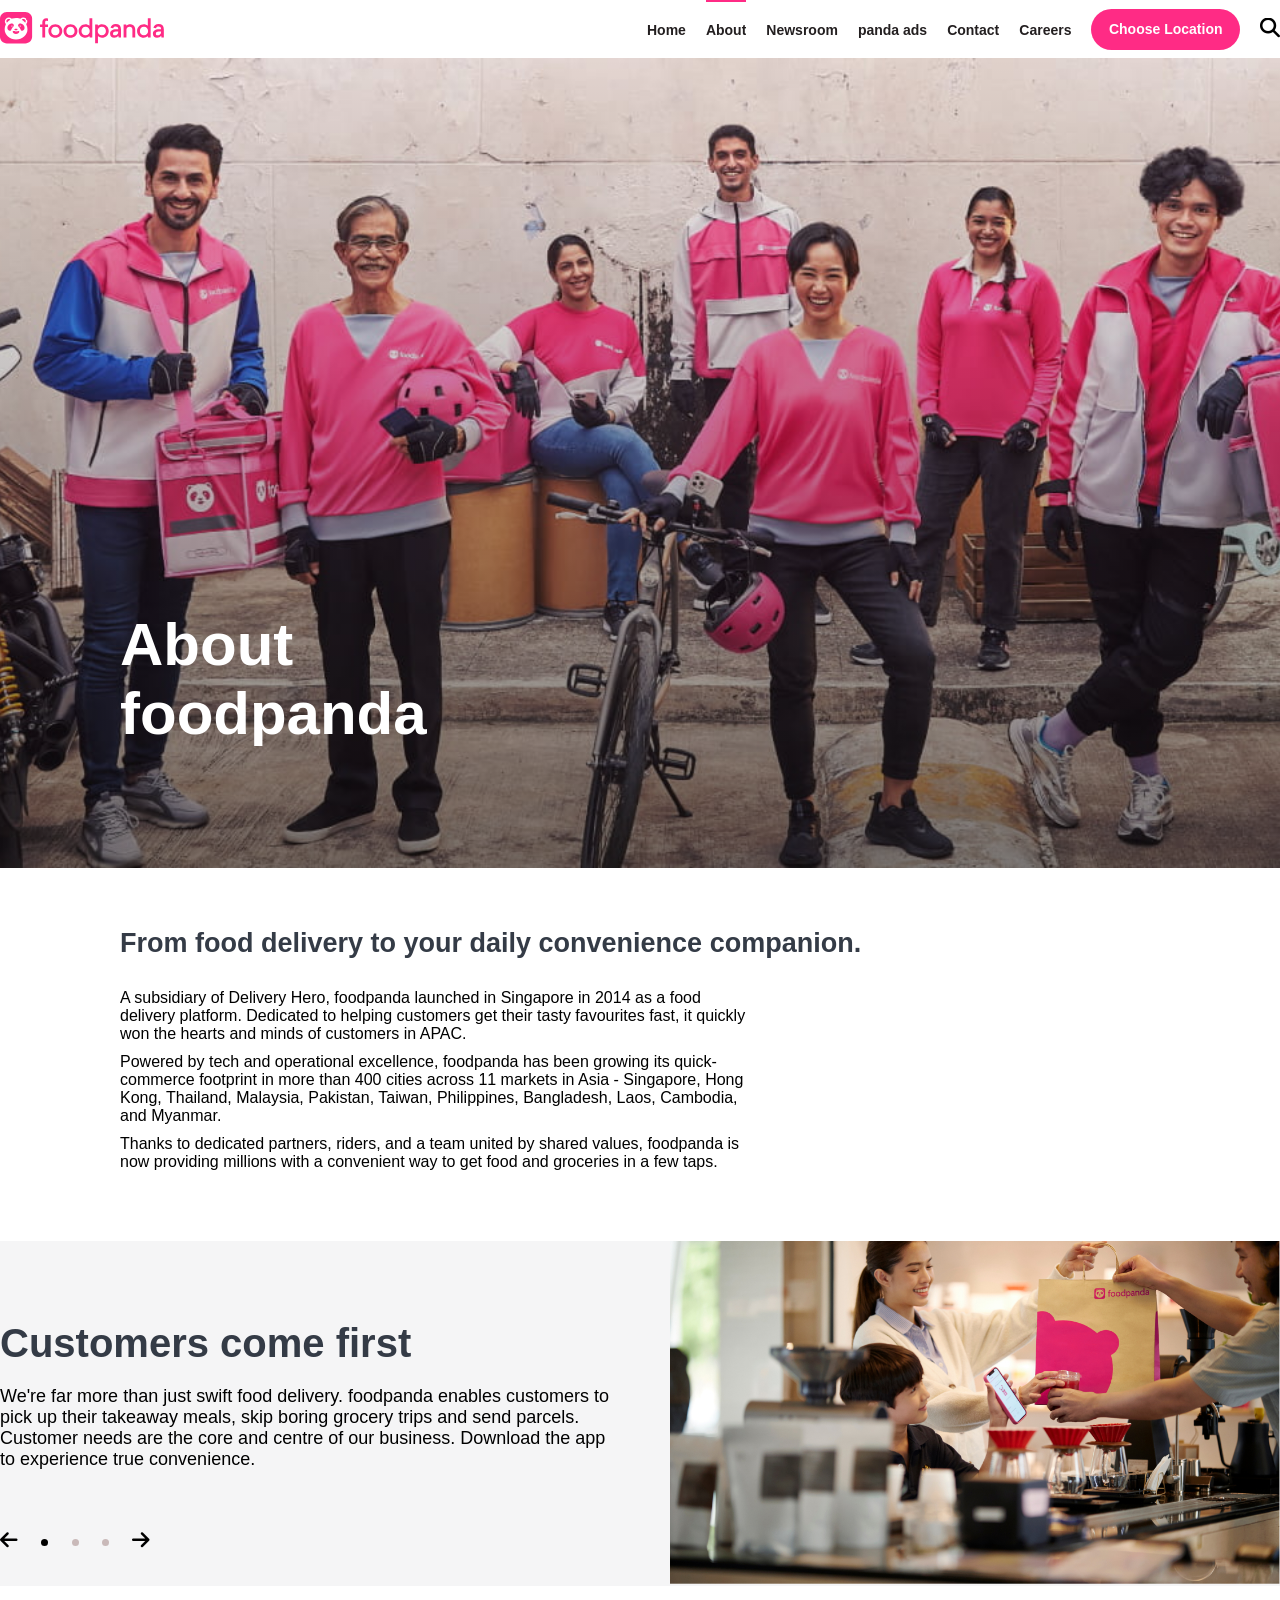
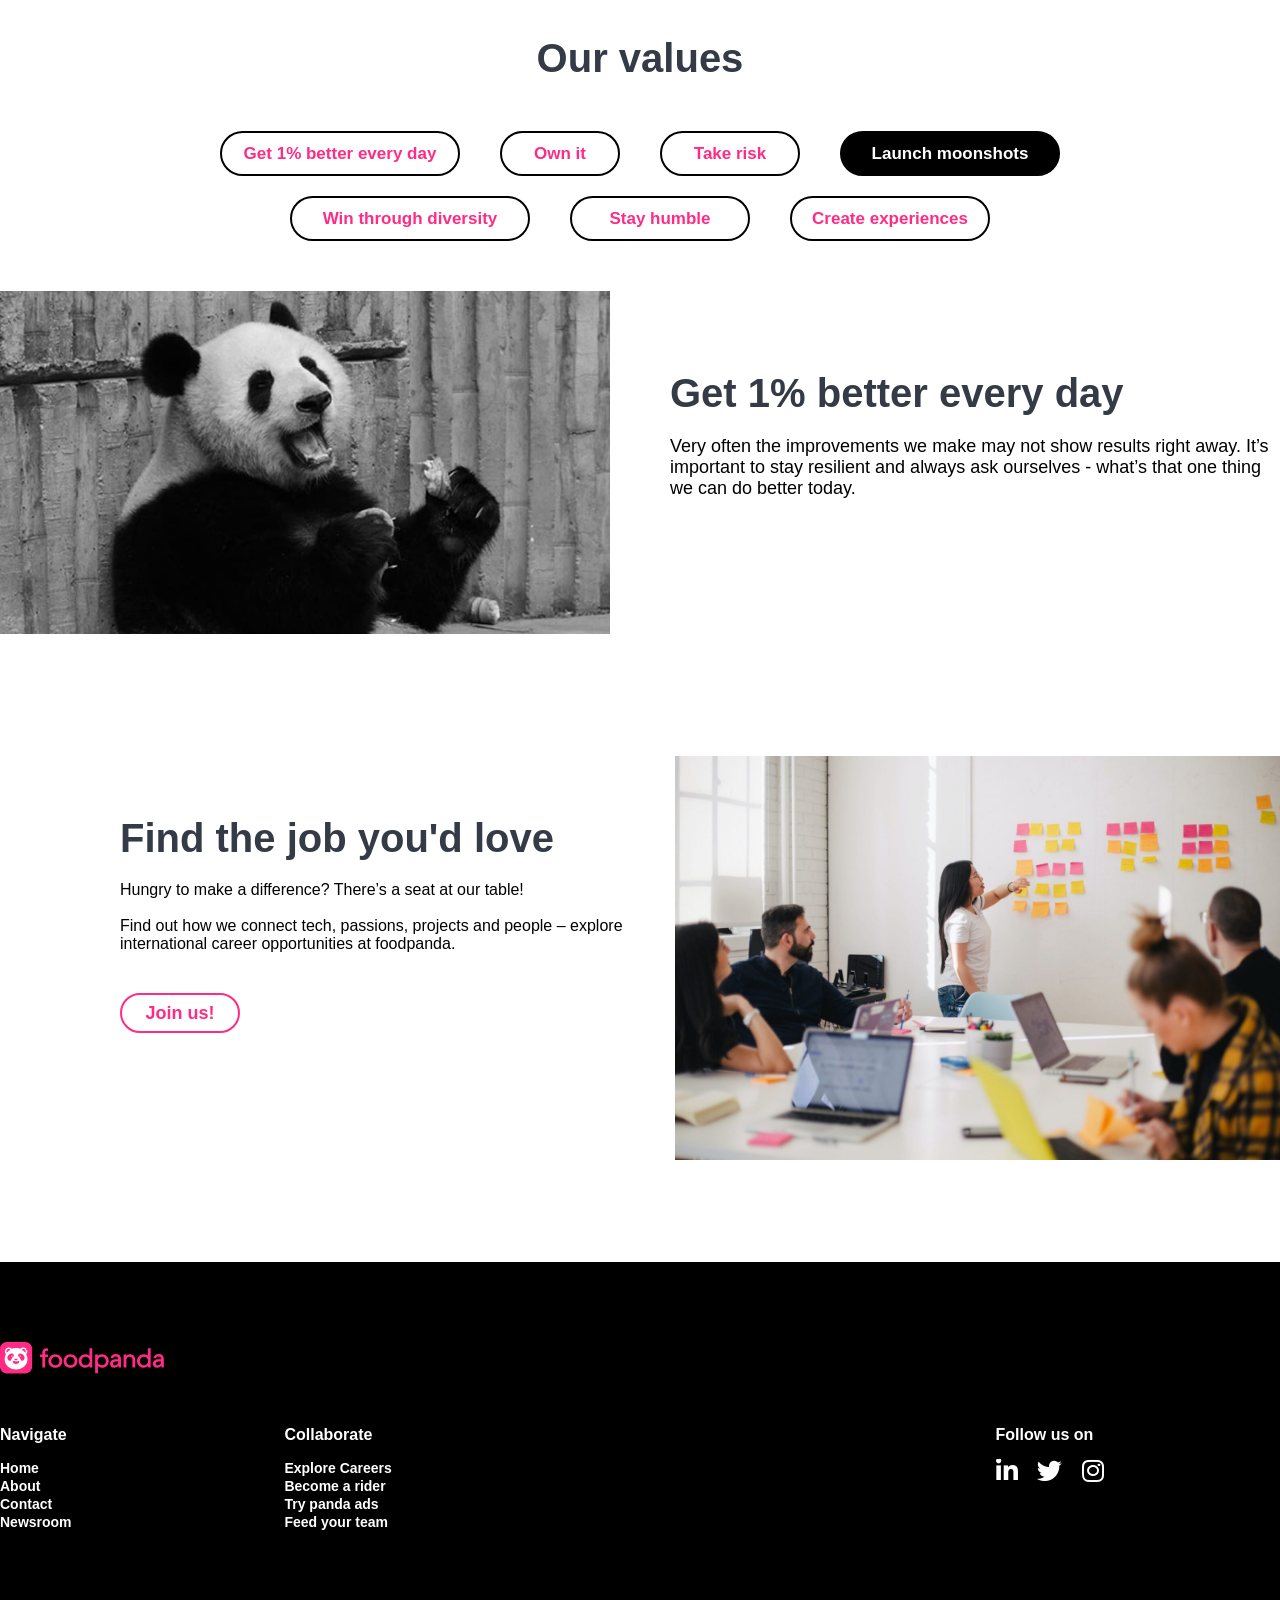
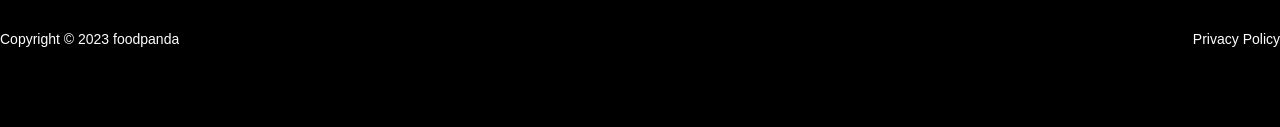
<file: about.html>
<!DOCTYPE html>
<html lang="en">
  <head>
    <meta charset="UTF-8" />
    <meta name="viewport" content="width=device-width, initial-scale=1.0" />
    <link rel="icon" type="image/x-icon" href="./assets/images/logo.ico" />
    <link
      rel="stylesheet"
      href="https://cdnjs.cloudflare.com/ajax/libs/font-awesome/6.4.0/css/all.min.css"
      integrity="sha512-iecdLmaskl7CVkqkXNQ/ZH/XLlvWZOJyj7Yy7tcenmpD1ypASozpmT/E0iPtmFIB46ZmdtAc9eNBvH0H/ZpiBw=="
      crossorigin="anonymous"
      referrerpolicy="no-referrer"
    />
    <link rel="stylesheet" href="./styles/main.css" />
    <link rel="stylesheet" href="./styles/about.css" />
    <title>About</title>
  </head>
  <body>
    <div class="mainContainer">
      <!-- Navbar Start -->
      <nav id="navbar">
        <div class="imageContainer">
          <img
            src="./assets/images/foodpanda_logo_2023.svg"
            alt="Foodpanda Logo"
          />
        </div>
        <div class="menuContainer">
          <ul>
            <li><a href="./index.html">Home</a></li>
            <li class="active"><a href="#">About</a></li>
            <li><a href="./newsroom.html">Newsroom</a></li>
            <li><a href="#">panda ads</a></li>
            <li><a href="./contact.html">Contact</a></li>
            <li><a href="#">Careers</a></li>
            <li><button>Choose Location</button></li>
            <li><i class="fa-solid fa-magnifying-glass"></i></li>
          </ul>
        </div>
      </nav>
      <!-- Navbar End -->

      <!-- Header Start -->
      <header id="aboutHeader">
        <div class="aboutHeaderpic">
          <div class="aboutHeadertext">
            <h1>
              About <br />
              foodpanda
            </h1>
          </div>
        </div>
      </header>
      <!-- Header End -->

      <!-- Main Start -->
      <main id="main">
        <div class="main-1">
          <h3>From food delivery to your daily convenience companion.</h3>
          <p>
            A subsidiary of Delivery Hero, foodpanda launched in Singapore in
            2014 as a food delivery platform. Dedicated to helping customers get
            their tasty favourites fast, it quickly won the hearts and minds of
            customers in APAC.
          </p>
          <p>
            Powered by tech and operational excellence, foodpanda has been
            growing its quick-commerce footprint in more than 400 cities across
            11 markets in Asia - Singapore, Hong Kong, Thailand, Malaysia,
            Pakistan, Taiwan, Philippines, Bangladesh, Laos, Cambodia, and
            Myanmar.
          </p>
          <p>
            Thanks to dedicated partners, riders, and a team united by shared
            values, foodpanda is now providing millions with a convenient way to
            get food and groceries in a few taps.
          </p>
        </div>

        <div class="bg-color">
          <div class="main-2">
            <div class="text1">
              <h1>Customers come first</h1>
              <p>
                We're far more than just swift food delivery. foodpanda enables
                customers to pick up their takeaway meals, skip boring grocery
                trips and send parcels. Customer needs are the core and centre
                of our business. Download the app to experience true
                convenience.
              </p>
              <div class="arrow_Page">
                <div class="arrowLeft">
                  <i class="fa-solid fa-arrow-left"></i>
                </div>
                <div class="page page1"></div>
                <div class="page page2"></div>
                <div class="page page3"></div>
                <div class="arrowRight">
                  <i class="fa-solid fa-arrow-right"></i>
                </div>
              </div>
            </div>
            <div class="pic1">
              <img src="./assets/images/fp-about-2.jpg" alt="" />
            </div>
          </div>
        </div>

        <div class="main-3">
          <h1>Our values</h1>
          <div class="buttons">
            <button class="btn1">Get 1% better every day</button>
            <button class="btn2">Own it</button>
            <button class="btn3">Take risk</button>
            <button class="btn4">Launch moonshots</button>
            <button class="btn5">Win through diversity</button>
            <button class="btn6">Stay humble</button>
            <button class="btn7">Create experiences</button>
          </div>
        </div>

        <div class="main-4">
          <div class="pic2">
            <img src="./assets/images/foodpanda-panda-2.jpeg" alt="" />
          </div>
          <div class="text2">
            <h1>Get 1% better every day</h1>
            <p>
              Very often the improvements we make may not show results right
              away. It’s important to stay resilient and always ask ourselves -
              what’s that one thing we can do better today.
            </p>
          </div>
        </div>

        <div class="main-5">
          <div class="text-3">
            <h1>Find the job you'd love</h1>
            <p>
              Hungry to make a difference? There’s a seat at our table!
              <br /><br />

              Find out how we connect tech, passions, projects and people –
              explore international career opportunities at foodpanda.
            </p>
            <button>Join us!</button>
          </div>
          <div class="pic3">
            <img
              src="./assets/images/jason-goodman-Oalh2MojUuk-unsplash-scaled-e1681198203102.jpg"
              alt=""
            />
          </div>
        </div>
      </main>
      <!-- Main End -->

      <!-- Footer Start -->
      <footer id="footer">
        <div class="footerContentContainer">
          <div class="logo">
            <img
              src="./assets/images/foodpanda_logo_2023.svg"
              alt="Foodpanda Logo"
            />
          </div>

          <div class="footerLinksContainer">
            <div class="navigateLinks">
              <h4>Navigate</h4>
              <ul>
                <li><a href="#">Home</a></li>
                <li><a href="#">About</a></li>
                <li><a href="#">Contact</a></li>
                <li><a href="#">Newsroom</a></li>
              </ul>
            </div>

            <div class="collaborateLinks">
              <h4>Collaborate</h4>
              <ul>
                <li><a href="#">Explore Careers</a></li>
                <li><a href="#">Become a rider</a></li>
                <li><a href="#">Try panda ads</a></li>
                <li><a href="#">Feed your team</a></li>
              </ul>
            </div>

            <div class="followLinks">
              <h4>Follow us on</h4>
              <div class="socialLinks">
                <i class="fa-brands fa-linkedin-in"></i>
                <i class="fa-brands fa-twitter"></i>
                <i class="fa-brands fa-instagram"></i>
              </div>
            </div>
          </div>

          <div class="copyRightContainer">
            <p>Copyright © 2023 <a href="#"> foodpanda </a></p>
            <p>Privacy Policy</p>
          </div>
        </div>
      </footer>
      <!-- Footer End -->
    </div>
  </body>
</html>
</file>
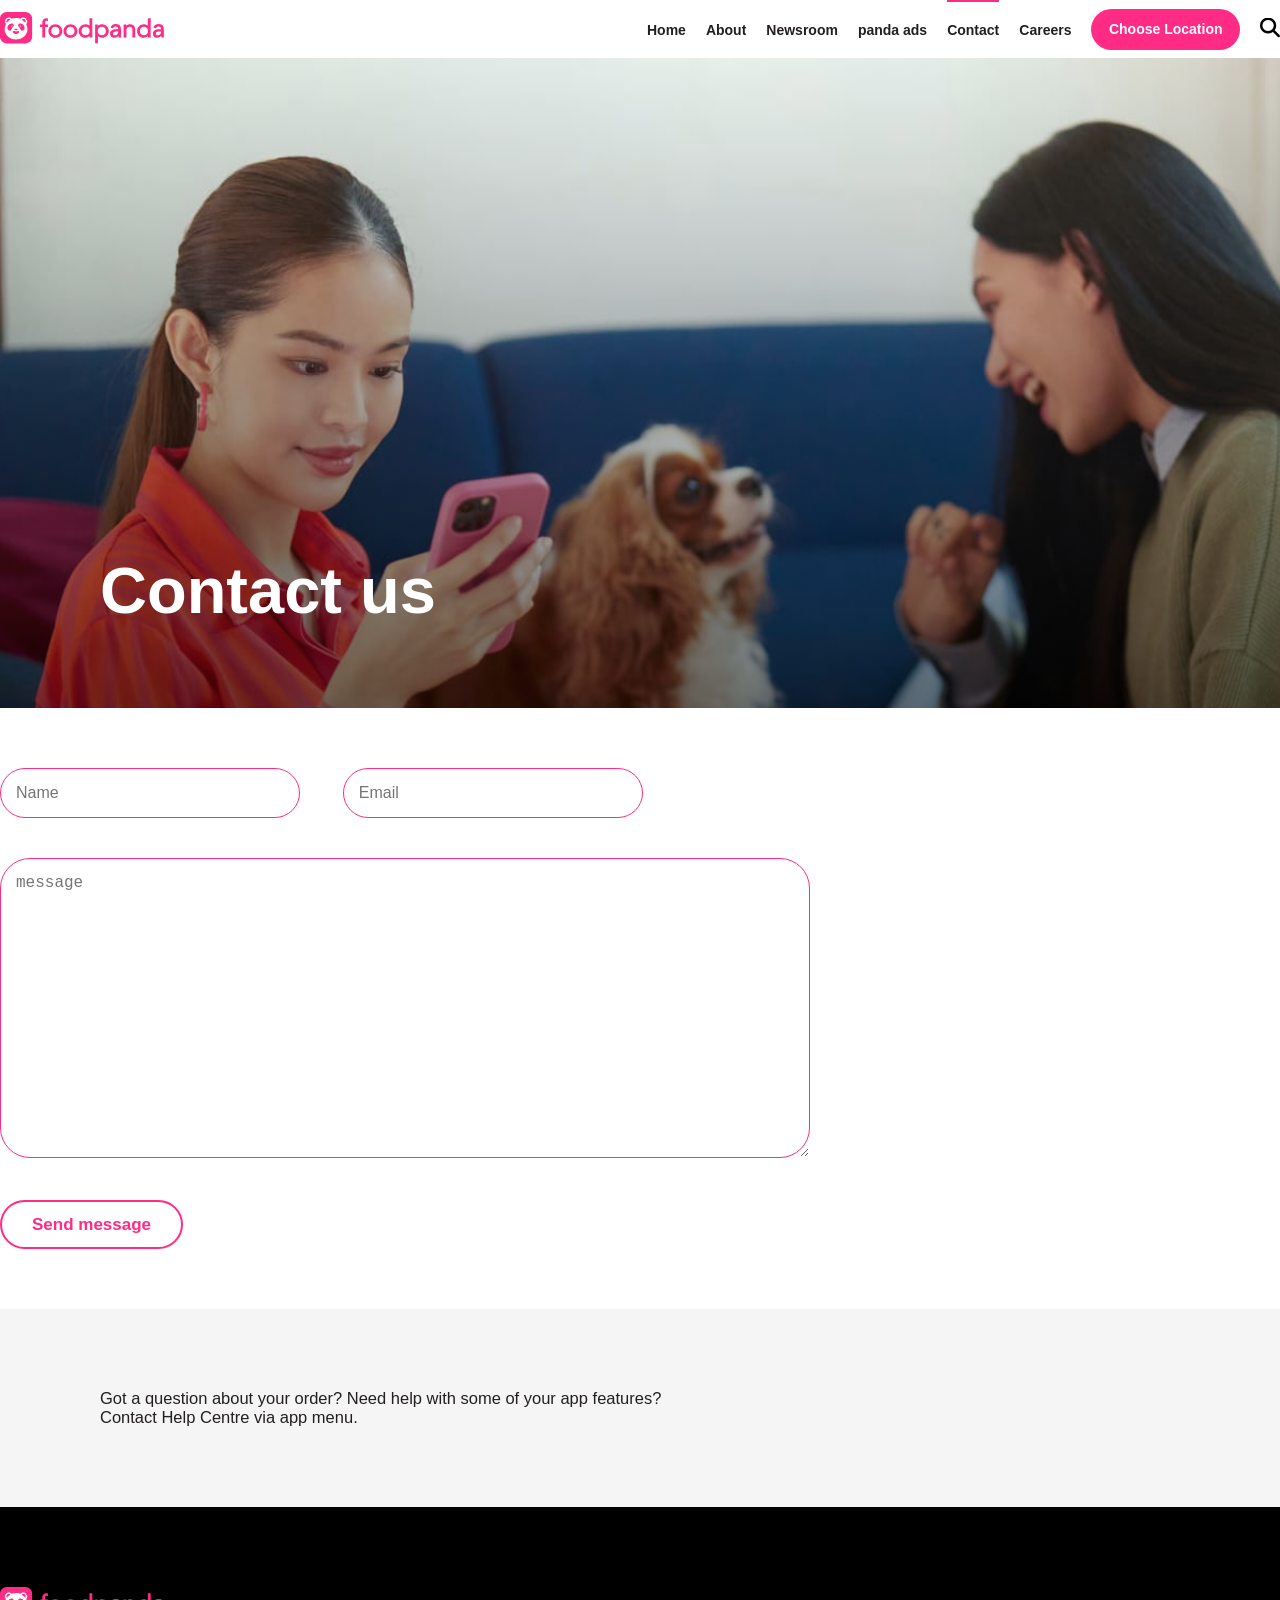
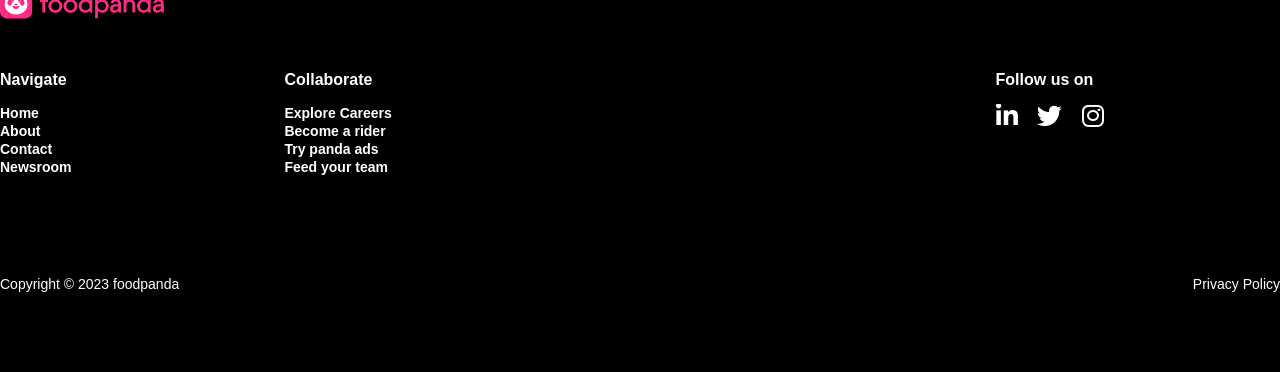
<file: contact.html>
<!DOCTYPE html>
<html lang="en">
  <head>
    <meta charset="UTF-8" />
    <meta name="viewport" content="width=device-width, initial-scale=1.0" />
    <link rel="icon" type="image/x-icon" href="./assets/images/logo.ico" />
    <link
      rel="stylesheet"
      href="https://cdnjs.cloudflare.com/ajax/libs/font-awesome/6.4.0/css/all.min.css"
      integrity="sha512-iecdLmaskl7CVkqkXNQ/ZH/XLlvWZOJyj7Yy7tcenmpD1ypASozpmT/E0iPtmFIB46ZmdtAc9eNBvH0H/ZpiBw=="
      crossorigin="anonymous"
      referrerpolicy="no-referrer"
    />
    <link rel="stylesheet" href="./styles/main.css" />
    <link rel="stylesheet" href="./styles/contact.css" />
    <title>Contact</title>
  </head>
  <body>
    <div class="mainContainer">
      <!-- Navbar Start -->
      <nav id="navbar">
        <div class="imageContainer">
          <img
            src="./assets/images/foodpanda_logo_2023.svg"
            alt="Foodpanda Logo"
          />
        </div>
        <div class="menuContainer">
          <ul>
            <li><a href="./index.html">Home</a></li>
            <li><a href="./about.html">About</a></li>
            <li><a href="./newsroom.html">Newsroom</a></li>
            <li><a href="#">panda ads</a></li>
            <li class="active"><a href="#">Contact</a></li>
            <li><a href="#">Careers</a></li>
            <li><button>Choose Location</button></li>
            <li><i class="fa-solid fa-magnifying-glass"></i></li>
          </ul>
        </div>
      </nav>
      <!-- Navbar End -->

      <!-- Header Start -->
      <header id="header">
        <div class="imageContainer">
          <div class="img"></div>
        </div>

        <h1>Contact us</h1>
      </header>
      <!-- Header End -->

      <!-- Main Start -->
      <main id="mainSection">
        <!-- Form Section Start -->
        <section id="formContainer">
          <form class="form">
            <input type="text" placeholder="Name" name="name" id="name" />
            <input type="email" placeholder="Email" name="email" id="email" />
            <br />
            <textarea
              name="message"
              id="message"
              cols="30"
              rows="10"
              placeholder="message"
            ></textarea>
            <br />
            <button type="submit" class="btnInvert btn">Send message</button>
          </form>
        </section>
        <!-- Form Section End -->

        <!-- Para Section Start -->
        <section id="para">
          <p>
            Got a question about your order? Need help with some of your app
            features? Contact Help Centre via app menu.
          </p>
        </section>
        <!-- Para Section End -->
      </main>
      <!-- Main End -->

      <!-- Footer Start -->
      <footer id="footer">
        <div class="footerContentContainer">
          <div class="logo">
            <img
              src="./assets/images/foodpanda_logo_2023.svg"
              alt="Foodpanda Logo"
            />
          </div>

          <div class="footerLinksContainer">
            <div class="navigateLinks">
              <h4>Navigate</h4>
              <ul>
                <li><a href="#">Home</a></li>
                <li><a href="#">About</a></li>
                <li><a href="#">Contact</a></li>
                <li><a href="#">Newsroom</a></li>
              </ul>
            </div>

            <div class="collaborateLinks">
              <h4>Collaborate</h4>
              <ul>
                <li><a href="#">Explore Careers</a></li>
                <li><a href="#">Become a rider</a></li>
                <li><a href="#">Try panda ads</a></li>
                <li><a href="#">Feed your team</a></li>
              </ul>
            </div>

            <div class="followLinks">
              <h4>Follow us on</h4>
              <div class="socialLinks">
                <i class="fa-brands fa-linkedin-in"></i>
                <i class="fa-brands fa-twitter"></i>
                <i class="fa-brands fa-instagram"></i>
              </div>
            </div>
          </div>

          <div class="copyRightContainer">
            <p>Copyright © 2023 <a href="#"> foodpanda </a></p>
            <p>Privacy Policy</p>
          </div>
        </div>
      </footer>
      <!-- Footer End -->
    </div>
  </body>
</html>
</file>
<file: styles/main.css>
* {
  margin: 0;
  padding: 0;
  box-sizing: border-box;
  /* overflow-x: hidden; */
  overflow-y: auto;
}

:root {
  --color-primary: #ff2b85;
  --color-primary-hover: #c21760;
  --color-secondary: #ffffff;
  --color-text: #231f20;
}

/* Utility Classes */
html {
  font-size: 62.5%; /* 1rem = 10px */
}

body {
  font-family: "Segoe UI", Tahoma, Geneva, Verdana, sans-serif;
  overflow-x: hidden;
}

a {
  text-decoration: none;
  color: var(--color-text);
}

.btn {
  background-color: var(--color-primary);
  color: var(--color-secondary);
  font-size: 1.7rem;
  font-weight: 700;
  border: none;
  border-radius: 5rem;
  padding: 1.25rem 1.75rem;
  cursor: pointer;
  transition: all 0.3s ease-in;
}

/* Navbar Start */
#navbar {
  background-color: var(--color-secondary);
  max-width: 130rem;
  width: 100%;
  margin: 0 auto;
  display: flex;
  justify-content: space-between;
  align-items: center;
}

#navbar .menuContainer ul {
  display: flex;
  align-items: center;
}

#navbar .menuContainer ul li {
  margin-left: 2rem;
  padding: 2rem 0;
  border-top: 0.2rem solid var(--color-secondary);
  transition: all 0.1s ease-in;
}
#navbar .menuContainer ul li:first-child {
  margin-left: 0;
}
#navbar .menuContainer ul li:nth-child(7),
#navbar .menuContainer ul li:last-child {
  padding: 0;
  border: none;
}
#navbar .menuContainer ul li:nth-child(7):hover,
#navbar .menuContainer ul li:last-child:hover {
  border: none;
}
#navbar .menuContainer ul li:hover {
  border-top: 0.2rem solid var(--color-primary);
}

#navbar .menuContainer ul .active {
  border-top: 0.2rem solid var(--color-primary);
}

#navbar .menuContainer ul li a {
  font-size: 1.4rem;
  font-weight: 700;
}

#navbar .menuContainer ul li button {
  background-color: var(--color-primary);
  color: var(--color-secondary);
  font-size: 1.4rem;
  font-weight: 700;
  border: none;
  border-radius: 5rem;
  padding: 1.25rem 1.75rem;
  cursor: pointer;
  transition: all 0.3s ease-in;
}
#navbar .menuContainer ul li button:hover {
  background-color: var(--color-primary-hover);
}

#navbar .menuContainer ul li i {
  font-size: 2rem;
  cursor: pointer;
}
/* Navbar End */

/* Header Start */
#header {
  width: 100%;
  position: relative;
}

#header .videoContainer,
#header .imageContainer {
  position: relative;
  height: 65rem;
  width: 100%;
  overflow: hidden;
}

#header .imageContainer .img {
  background: linear-gradient(#ffffff20, #00000080),
    url("../assets/images/fp-contact-1.jpeg") no-repeat center center/cover;
  height: 65rem;
  width: 100%;
}
#header .imageContainer.newsroom .img {
  background: linear-gradient(#ffffff20, #00000080),
    url("../assets/images/newsroom-foodpanda.jpg") no-repeat center center/cover;
}

#header .videoContainer .video {
  position: absolute;
  top: 0;
  left: 0;
  width: 100%;
  z-index: -1;
}

#header h1 {
  position: absolute;
  bottom: 8rem;
  left: 10rem;
  font-size: 6.5rem;
  color: #fff;
}
/* Header End */

/* Main Start */
#mainSection {
  /* max-width: 130rem; */
  margin: 0 auto;
}

/* Section-01 Start */
#mainSection #sec-01 {
  max-width: 78rem;
  margin-left: 9rem;
}

#mainSection #sec-01 h2 {
  line-height: 4.5rem;
  font-size: 3.6rem;
  padding: 12rem 0;
  color: var(--color-text);
  font-weight: 700;
  overflow: hidden;
}
/* Section-01 End */

/* Section-02 & Section-04 Start */
#sec-02,
#sec-04 {
  display: flex;
  justify-content: space-between;
  align-items: center;
  max-width: 130rem;
  margin: 0 auto;
}

#sec-02 .sec2ImgContainer,
#sec-04 .sec4ImgContainer {
  flex: 1.1;
}

#sec-02 .sec2ImgContainer img,
#sec-04 .sec4ImgContainer img {
  object-fit: contain;
  width: 100%;
}

#sec-02 .sec2ContentContainer,
#sec-04 .sec4ContentContainer {
  flex: 1;
  margin-left: 5rem;
}

#sec-02 .sec2ContentContainer h2,
#sec-04 .sec4ContentContainer h2 {
  font-size: 3.6rem;
  line-height: 4.5rem;
  color: var(--color-text);
  font-weight: 700;
  overflow: hidden;
}

#sec-02 .sec2ContentContainer p,
#sec-04 .sec4ContentContainer p {
  font-size: 1.6rem;
  line-height: 2.4rem;
  color: var(--color-text);
  font-weight: 400;
  padding: 2.5rem 0;
}

#sec-02 .sec2ContentContainer button,
#sec-04 .sec4ContentContainer button {
  padding: 1.25rem 2.5rem;
}

#sec-02 .sec2ContentContainer button:hover,
#sec-04 .sec4ContentContainer button:hover {
  background-color: var(--color-primary-hover);
}
/* Section-02 & Section-04 End */

/* Section-03 & Section-06 Start */
#sec-03,
#sec-06 {
  display: flex;
  justify-content: space-between;
  align-items: center;
  padding: 12rem 0;
  max-width: 130rem;
  margin: 0 auto;
}

#sec-03 .sec3ImgContainer,
#sec-06 .sec6ImgContainer {
  flex: 1;
}

#sec-03 .sec3ImgContainer img,
#sec-06 .sec6ImgContainer img {
  object-fit: contain;
  width: 100%;
}

#sec-03 .sec3ContentContainer,
#sec-06 .sec6ContentContainer {
  flex: 1;
}

#sec-03 .sec3ContentContainer h2,
#sec-06 .sec6ContentContainer h2 {
  font-size: 3.6rem;
  line-height: 4.5rem;
  color: var(--color-text);
  font-weight: 700;
  overflow: hidden;
}

#sec-03 .sec3ContentContainer p,
#sec-06 .sec6ContentContainer p {
  font-size: 1.6rem;
  line-height: 2.4rem;
  color: var(--color-text);
  font-weight: 400;
  padding: 2.5rem 0;
}

#sec-06 .sec6ContentContainer .learnMore {
  color: var(--color-primary);
  font-size: 1.8rem;
  font-weight: 700;
}

#sec-03 .sec3ContentContainer .storesBtnsContainer {
  display: flex;
  align-items: center;
}

#sec-03 .sec3ContentContainer .storesBtnsContainer img {
  cursor: pointer;
  transition: all 0.1s ease-in;
}

#sec-03 .sec3ContentContainer .storesBtnsContainer img:nth-child(2) {
  margin: 0 1.5rem;
}

#sec-03 .sec3ContentContainer .storesBtnsContainer img:hover {
  filter: opacity(0.75);
}
/* Section-03 & Section-06 End */

/* Section-05 Start */
#sec-05 {
  margin-top: 15rem;
  text-align: center;
}

#sec-05 h2 {
  font-size: 3.6rem;
  line-height: 4.5rem;
  color: var(--color-text);
  font-weight: 700;
  overflow: hidden;
}

#sec-05 p {
  font-size: 1.6rem;
  line-height: 2.4rem;
  color: var(--color-text);
  font-weight: 400;
  padding: 2.5rem 0;
}

#sec-05 .carouselContainer .cardContainer {
  width: max-content;
  display: flex;
  overflow: auto;
  margin-top: 5rem;
}

#sec-05 .carouselContainer {
  overflow: -moz-scrollbars-none;
  -ms-overflow-style: none;
}
#sec-05 .carouselContainer::-webkit-scrollbar {
  display: none;
}

#sec-05 .carouselContainer .cardContainer .card {
  position: relative;
  background: linear-gradient(#ffffff20, #000000),
    url("../assets/images/03.jpg") no-repeat top center/cover;
  height: 55rem;
  width: 35rem;
  border-radius: 1rem;
  margin: 0 2rem;
  transition: all 0.2s ease-in;
}
#sec-05 .carouselContainer .cardContainer .card2 {
  background: linear-gradient(#ffffff20, #000000),
    url("../assets/images/FOODPANDA_KV85_Exploring_8K.png") no-repeat top
      center/cover;
}
#sec-05 .carouselContainer .cardContainer .card3 {
  background: linear-gradient(#ffffff20, #000000),
    url("../assets/images/Groceries_fresh.jpg") no-repeat top center/cover;
}
#sec-05 .carouselContainer .cardContainer .card4 {
  background: linear-gradient(#ffffff20, #000000),
    url("../assets/images/foodpanda-pau-pau-1.jpeg") no-repeat top center/cover;
}
#sec-05 .carouselContainer .cardContainer .card5 {
  background: linear-gradient(#ffffff20, #000000),
    url("../assets/images/CKW_0637a-scaled.jpg") no-repeat top center/cover;
}
#sec-05 .carouselContainer .cardContainer .card6 {
  background: linear-gradient(#ffffff20, #000000),
    url("../assets/images/APAC-foodpanda-partner-summit-PR.png") no-repeat top
      center/cover;
}

#sec-05 .carouselContainer .cardContainer .card:hover {
  box-shadow: 0.4rem 0.2rem 0.8rem #000;
}

#sec-05 .carouselContainer .cardContainer .card .cardNavLinks ul {
  display: flex;
  justify-content: space-evenly;
  align-items: center;
  position: absolute;
  top: 3rem;
  width: 100%;
}

#sec-05 .carouselContainer .cardContainer .card .cardNavLinks ul li a {
  font-size: 1.5rem;
  font-weight: 700;
  text-transform: uppercase;
  color: #fff;
}

#sec-05 .carouselContainer .cardContainer .card .cardDescription {
  position: absolute;
  bottom: 3rem;
  font-size: 2.5rem;
  font-weight: 700;
  text-align: left;
  max-width: 80%;
  left: 3rem;
  color: #fff;
}
/* Section-05 End */
/* Main End */

/* Footer Start */
#footer {
  background: #000;
  color: #fff;
  padding: 8rem 0;
}

#footer .footerContentContainer {
  max-width: 130rem;
  margin: 0 auto;
}

#footer .footerContentContainer .footerLinksContainer {
  display: flex;
  align-items: flex-start;
}

#footer .footerContentContainer .footerLinksContainer .navigateLinks,
#footer .footerContentContainer .footerLinksContainer .followLinks {
  flex: 1;
}
#footer .footerContentContainer .footerLinksContainer .collaborateLinks {
  flex: 2.5;
}

#footer .footerContentContainer .footerLinksContainer .navigateLinks h4,
#footer .footerContentContainer .footerLinksContainer .collaborateLinks h4,
#footer .footerContentContainer .footerLinksContainer .followLinks h4 {
  font-size: 1.6rem;
  font-weight: 700;
  padding: 5rem 0 1.5rem 0;
}

#footer .footerContentContainer .footerLinksContainer .navigateLinks ul li,
#footer .footerContentContainer .footerLinksContainer .collaborateLinks ul li,
#footer .footerContentContainer .footerLinksContainer .followLinks ul li {
  padding: 0.1rem 0;
}

#footer .footerContentContainer .footerLinksContainer .navigateLinks ul li a,
#footer .footerContentContainer .footerLinksContainer .collaborateLinks ul li a,
#footer .footerContentContainer .footerLinksContainer .followLinks ul li a {
  color: #fff;
  font-size: 1.4rem;
  font-weight: 700;
}

#footer
  .footerContentContainer
  .footerLinksContainer
  .followLinks
  .socialLinks
  i {
  font-size: 2.5rem;
}
#footer
  .footerContentContainer
  .footerLinksContainer
  .followLinks
  .socialLinks
  i:nth-child(2) {
  margin: 0 1.7rem;
}

#footer .footerContentContainer .copyRightContainer {
  display: flex;
  justify-content: space-between;
  align-items: center;
  padding-top: 10rem;
}

#footer .footerContentContainer .copyRightContainer p {
  font-size: 1.4rem;
  font-weight: 400;
}

#footer .footerContentContainer .copyRightContainer p a {
  color: #fff;
}
/* Footer End */
</file>
<file: styles/about.css>
:root {
  --color-primary: #ff2b85;
  --color-primary-hover: #c21760;
  --color-secondary: #ffffff;
  --color-text: #231f20;
}

/* Header Start */
#aboutHeader {
  overflow: hidden;
}

#aboutHeader .aboutHeaderpic {
  background: linear-gradient(rgba(0, 0, 0, 0), rgba(9, 9, 9, 0.5)),
    url("../assets/images/about-foodpanda.jpeg") no-repeat center center/cover;
  height: 90vh;
  width: 100vw;
  color: var(--color-light);
  position: relative;
  z-index: -1;
}

#aboutHeader .aboutHeaderpic .aboutHeadertext {
  position: absolute;
  bottom: 12rem;
  left: 12rem;
}

#aboutHeader .aboutHeaderpic .aboutHeadertext h1 {
  font-size: 6rem;
  color: var(--color-secondary);
}
/* Header End */

#main .main-1 {
  padding: 6rem 12rem;
}

#main .main-1 h3 {
  font-size: 2.7rem;
  color: #343b46;
  margin-bottom: 3rem;
}

#main .main-1 p {
  font-size: 1.6rem;
  font-weight: 400rem;
  font-family: "Roboto", sans-serif;
  margin-top: 1rem;
  margin-bottom: 1rem;
  margin-right: 40rem;
}

#main .bg-color {
  background-color: #f5f5f6;
}

#main .bg-color .main-2 {
  display: flex;
  gap: 6rem;
  margin: 0 auto;
  max-width: 130rem;
}

#main .bg-color .main-2 .pic1 img {
  object-fit: contain;

  width: 100%;
}

#main .bg-color .main-2 .pic1 {
  flex: 1;
}

#main .bg-color .main-2 .text1 {
  flex: 1;
}

#main .bg-color .main-2 .text1 h1 {
  margin-top: 8rem;
  font-size: 4rem;
  color: #343b46;
  text-align: start;
}

#main .bg-color .main-2 .text1 p {
  font-size: 1.8rem;
  font-weight: 400;
  font-family: "Roboto", sans-serif;
  margin-top: 2rem;
  margin-bottom: 6rem;
}

#main .bg-color .main-2 .text1 .arrow_Page {
  display: flex;
  justify-content: space-between;
  align-items: center;
  max-width: 15rem;
  font-size: 2rem;
}

#main .bg-color .main-2 .text1 .arrow_Page .page {
  height: 0.7rem;
  width: 0.7rem;
  background: #c9b9b9;
  border-radius: 90rem;
}

#main .bg-color .main-2 .text1 .arrow_Page .page1 {
  background: #000000;
}

#main .main-3 h1 {
  text-align: center;
  font-size: 4rem;
  color: #343b46;
  margin-top: 5rem;
}

#main .main-3 .buttons {
  display: flex;
  margin: 0rem auto;
  padding: 5rem 10rem;
  justify-content: center;
  flex-wrap: wrap;
  align-content: space-around;
}

#main .main-3 .buttons .btn1:hover,
#main .main-3 .buttons .btn2:hover,
#main .main-3 .buttons .btn3:hover,
#main .main-3 .buttons .btn5:hover,
#main .main-3 .buttons .btn6:hover,
#main .main-3 .buttons .btn7:hover {
  background-color: var(--color-primary);
  border: none;
  color: var(--color-secondary);
}

#main .main-3 .buttons .btn1 {
  width: 24rem;
  height: 4.5rem;
  font-size: 1.7rem;
  font-weight: 600;
  color: var(--color-primary);
  background-color: var(--color-secondary);
  border-radius: 3rem;
  border: 0.2rem solid black;
  margin: 0 2rem;
  margin-bottom: 2rem;
  transition: all 0.2s ease-in;
}

#main .main-3 .buttons .btn2 {
  width: 12rem;
  height: 4.5rem;
  font-size: 1.7rem;
  font-weight: 600;
  color: var(--color-primary);
  background-color: var(--color-secondary);
  border-radius: 3rem;
  border: 0.2rem solid black;
  margin: 0 2rem;
  transition: all 0.2s ease-in;
}

#main .main-3 .buttons .btn3 {
  width: 14rem;
  height: 4.5rem;
  font-size: 1.7rem;
  font-weight: 600;
  color: var(--color-primary);
  background-color: var(--color-secondary);
  border-radius: 3rem;
  border: 0.2rem solid black;
  margin: 0 2rem;
  transition: all 0.2s ease-in;
}

#main .main-3 .buttons .btn4 {
  width: 22rem;
  height: 4.5rem;
  font-size: 1.7rem;
  font-weight: 600;
  color: var(--color-secondary);
  background-color: black;
  border-radius: 3rem;
  border: 0.2rem solid black;
  margin: 0 2rem;
  transition: all 0.2s ease-in;
}

#main .main-3 .buttons .btn4:hover {
  border: 0.3rem solid var(--color-primary);
}

#main .main-3 .buttons .btn5 {
  width: 24rem;
  height: 4.5rem;
  font-size: 1.7rem;
  font-weight: 600;
  color: var(--color-primary);
  background-color: var(--color-secondary);
  border-radius: 3rem;
  border: 0.2rem solid black;
  margin: 0 2rem;
  transition: all 0.2s ease-in;
}

#main .main-3 .buttons .btn6 {
  width: 18rem;
  height: 4.5rem;
  font-size: 1.7rem;
  font-weight: 600;
  color: var(--color-primary);
  background-color: var(--color-secondary);
  border-radius: 3rem;
  border: 0.2rem solid black;
  margin: 0 2rem;
  transition: all 0.2s ease-in;
}

#main .main-3 .buttons .btn7 {
  width: 20rem;
  height: 4.5rem;
  font-size: 1.7rem;
  font-weight: 600;
  color: var(--color-primary);
  background-color: var(--color-secondary);
  border-radius: 3rem;
  border: 0.2rem solid black;
  margin: 0 2rem;
  transition: all 0.2s ease-in;
}

#main .main-4 {
  display: flex;
  gap: 6rem;
  margin: 0 auto;
  max-width: 130rem;
}

#main .main-4 .pic2 img {
  object-fit: contain;
  width: 100%;
}

#main .main-4 .pic2 {
  flex: 1;
}

#main .main-4 .text2 {
  flex: 1;
}

#main .main-4 .text2 h1 {
  margin-top: 8rem;
  font-size: 4rem;
  color: #343b46;
  text-align: start;
}

#main .main-4 .text2 p {
  font-size: 1.8rem;
  font-weight: 400rem;
  font-family: "Roboto", sans-serif;
  margin-top: 2rem;
  margin-bottom: 3rem;
}

#main .main-5 {
  display: flex;
  gap: 5rem;
  margin: 0 auto;
  max-width: 130rem;
  margin-bottom: 10rem;
  margin-left: 12rem;
  margin-top: 12rem;
}

#main .main-5 .pic3 img {
  object-fit: contain;
  width: 100%;
}

#main .main-5 .pic3 {
  flex: 1.2;
}

#main .main-5 .text-3 {
  flex: 1;
}

#main .main-5 .text-3 h1 {
  margin-top: 6rem;
  font-size: 4rem;
  color: #343b46;
}

#main .main-5 .text-3 p {
  font-size: 1.6rem;
  font-weight: 400rem;
  font-family: "Roboto", sans-serif;
  margin-top: 2rem;
}

#main .main-5 .text-3 button {
  width: 12rem;
  height: 4rem;
  border: 0.2rem solid var(--color-primary);
  font-size: 1.8rem;
  background-color: var(--color-secondary);
  border-radius: 3rem;
  font-weight: 600;
  color: var(--color-primary);
  transition: all 0.2s ease-in;
  margin-top: 4rem;
  cursor: pointer;
}

#main .main-5 .text-3 button:hover {
  background-color: #ba2060;
  border: none;
  color: var(--color-secondary);
}
</file>
<file: styles/contact.css>
:root {
  --color-primary: #ff2b85;
  --color-primary-hover: #c21760;
  --color-secondary: #ffffff;
  --color-text: #231f20;
}

/* Form Section Start */
#formContainer {
  max-width: 130rem;
  margin: 0 auto;
  padding: 6rem 0;
}

.form input {
  font-size: 1.6rem;
  border-radius: 5rem;
  border: 0.15rem solid var(--color-primary);
  padding: 1.5rem;
  width: 30rem;
}
input[type="email"] {
  margin-left: 4rem;
}

.form textarea {
  font-size: 1.6rem;
  border-radius: 3rem;
  border: 0.15rem solid var(--color-primary);
  padding: 1.5rem;
  width: 81rem;
  margin: 4rem auto;
  height: 30rem;
}

.form button {
  padding: 1.25rem 3rem;
  border: 0.25rem solid var(--color-primary);
  color: var(--color-primary);
  background-color: var(--color-secondary);
}
.form button:hover {
  color: var(--color-secondary);
  background-color: var(--color-primary);
}
/* Form Section End */

/* Para Section Start */
#para {
  background-color: #f5f5f6;
}

#para p {
  font-size: 1.65rem;
  color: var(--color-text);
  text-align: left;
  padding: 8rem 60rem 8rem 10rem;
}
/* Form Section End */
</file>
